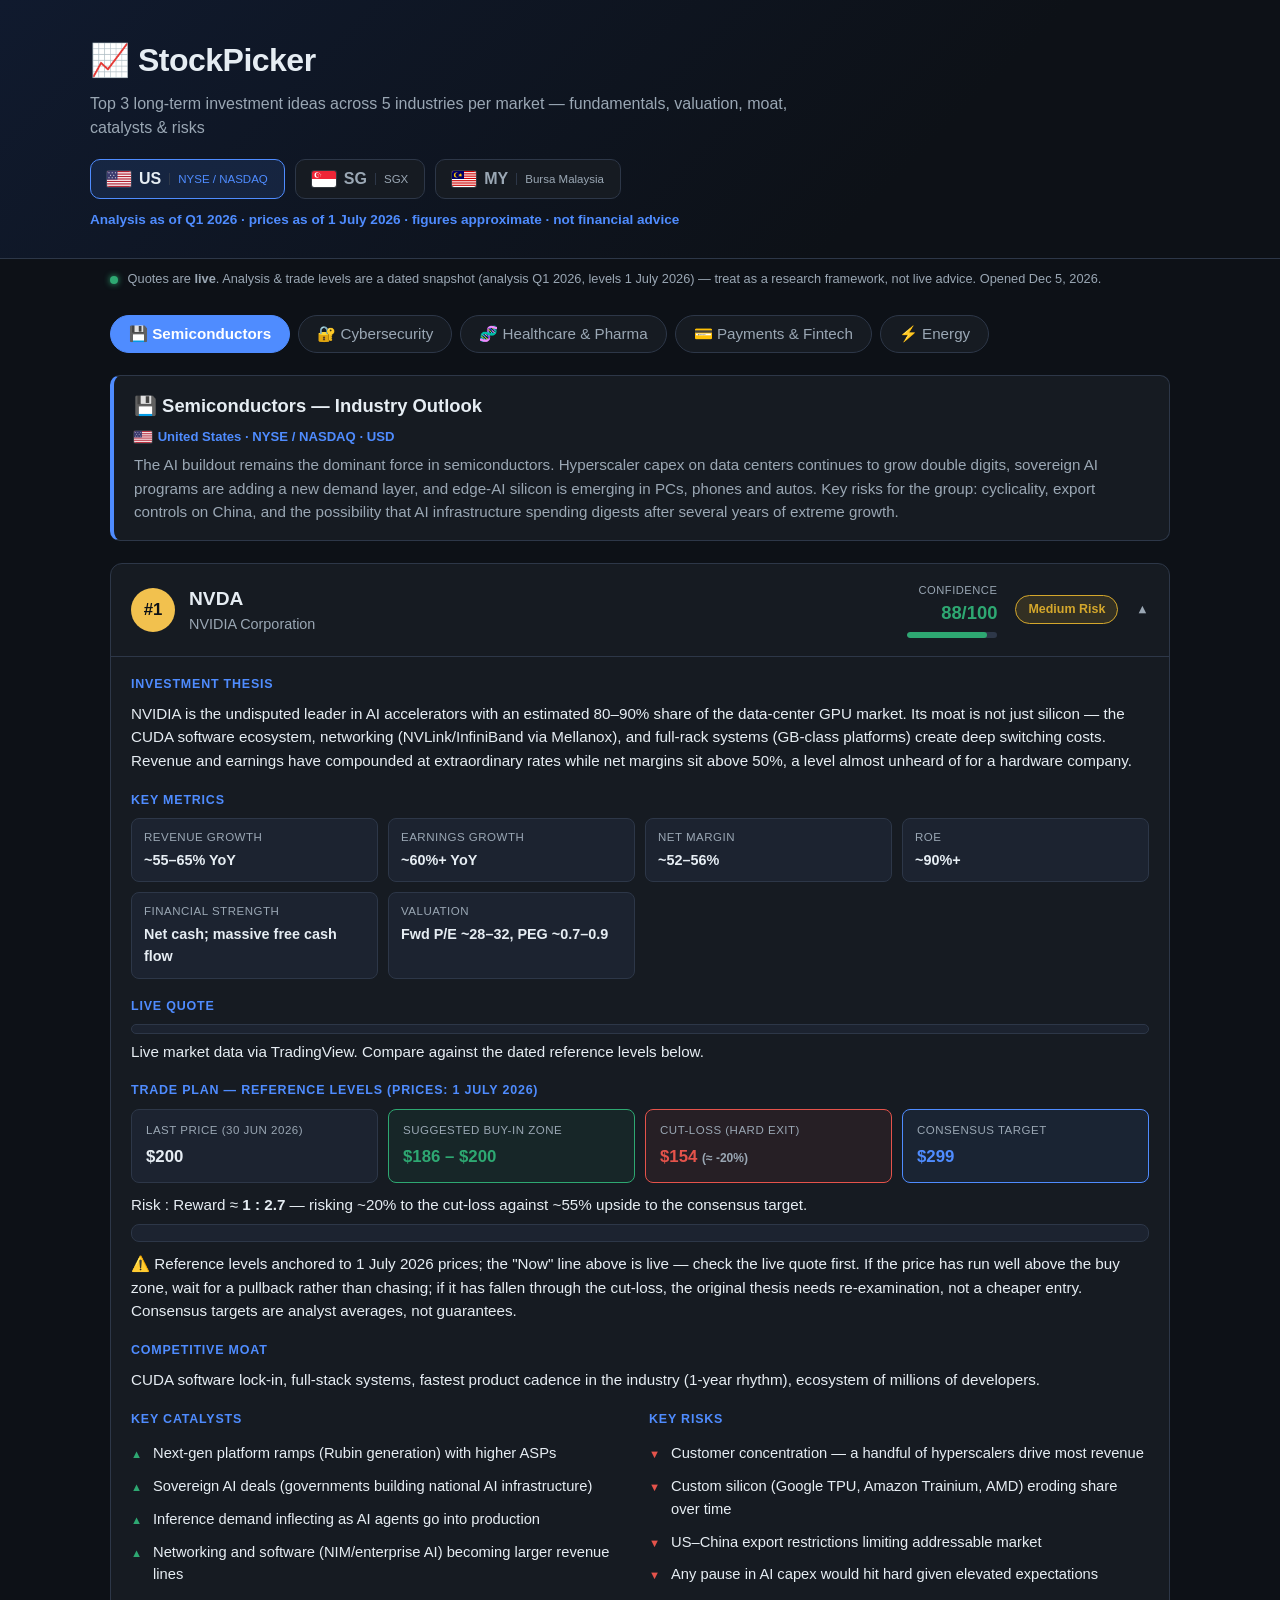
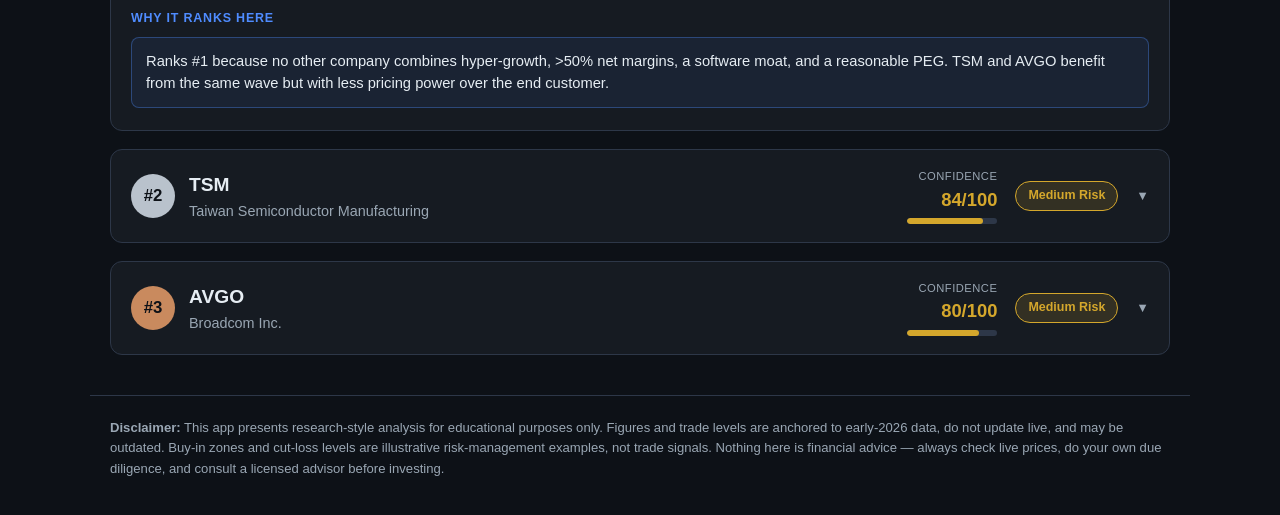
<file: index.html>
<!DOCTYPE html>
<html lang="en">
<head>
  <meta charset="UTF-8" />
  <meta name="viewport" content="width=device-width, initial-scale=1.0" />
  <title>StockPicker — Top 3 Stocks by Industry</title>
  <link rel="stylesheet" href="styles.css" />
</head>
<body>
  <header class="header">
    <div class="header-inner">
      <h1>📈 StockPicker</h1>
      <p class="tagline">Top 3 long-term investment ideas across 5 industries per market — fundamentals, valuation, moat, catalysts &amp; risks</p>
      <nav class="market-switch" id="markets" aria-label="Markets"></nav>
      <p class="asof" id="asof"></p>
    </div>
  </header>

  <div class="freshness" id="freshness"></div>

  <div class="tape" id="tape"></div>

  <nav class="tabs" id="tabs" aria-label="Industries"></nav>

  <main id="main">
    <section class="industry-outlook" id="outlook"></section>
    <section class="cards" id="cards"></section>
  </main>

  <footer class="footer">
    <p><strong>Disclaimer:</strong> This app presents research-style analysis for educational purposes only.
    Figures and trade levels are anchored to early-2026 data, do not update live, and may be outdated.
    Buy-in zones and cut-loss levels are illustrative risk-management examples, not trade signals.
    Nothing here is financial advice — always check live prices, do your own due diligence, and consult
    a licensed advisor before investing.</p>
  </footer>

  <script src="data.js"></script>
  <script src="app.js"></script>
</body>
</html>
</file>
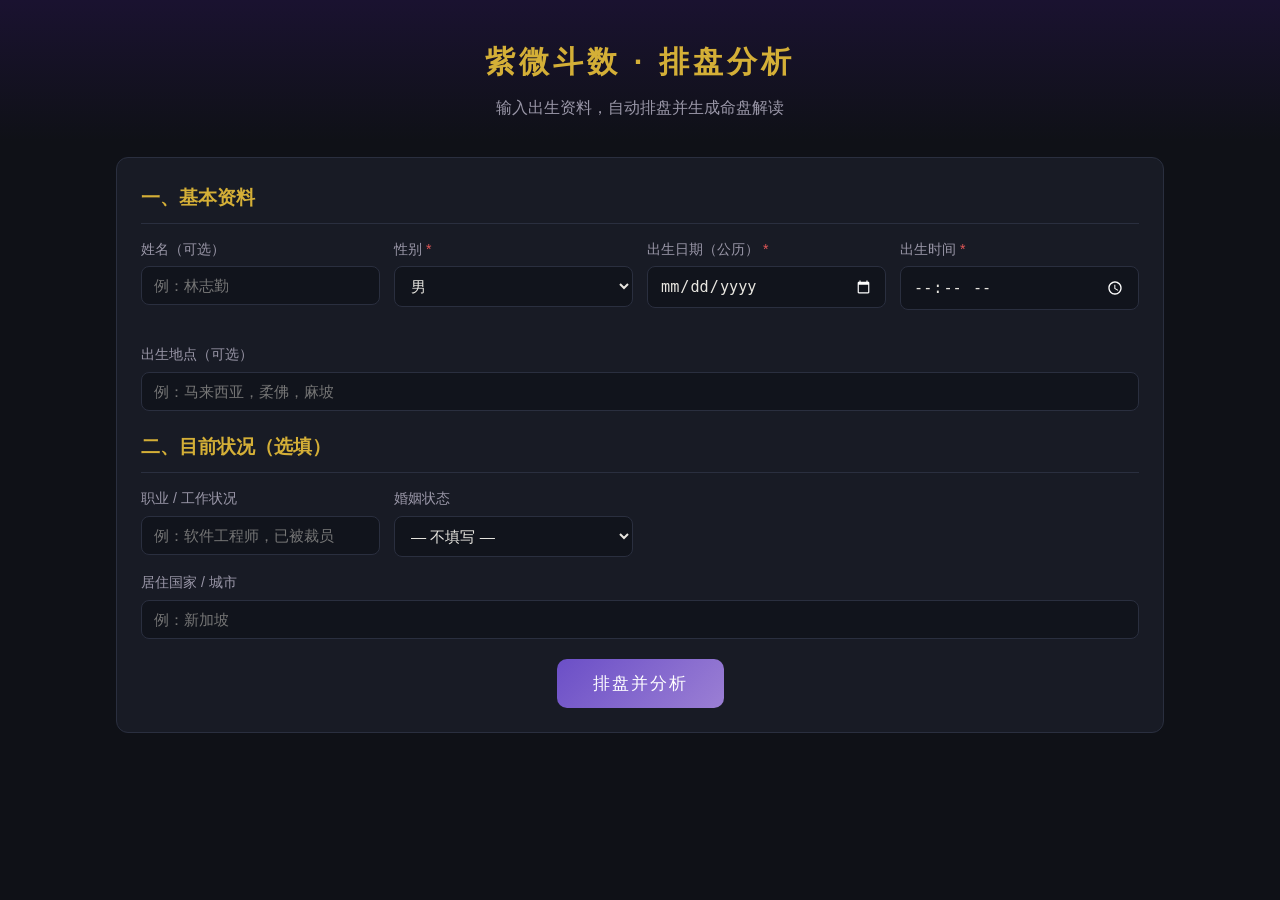
<file: ziwei/index.html>
<!DOCTYPE html>
<html lang="zh-CN">
<head>
  <meta charset="UTF-8">
  <meta name="viewport" content="width=device-width, initial-scale=1.0">
  <title>紫微斗数排盘分析</title>
  <link rel="stylesheet" href="styles.css">
</head>
<body>
  <header class="header">
    <h1>紫微斗数 · 排盘分析</h1>
    <p class="subtitle">输入出生资料，自动排盘并生成命盘解读</p>
  </header>

  <main class="container">
    <!-- 输入表单 -->
    <section class="card form-card" id="form-card">
      <h2>一、基本资料</h2>
      <form id="birth-form">
        <div class="form-grid">
          <div class="form-field">
            <label for="name">姓名（可选）</label>
            <input type="text" id="name" placeholder="例：林志勤">
          </div>
          <div class="form-field">
            <label for="gender">性别 <span class="required">*</span></label>
            <select id="gender" required>
              <option value="male">男</option>
              <option value="female">女</option>
            </select>
          </div>
          <div class="form-field">
            <label for="birth-date">出生日期（公历） <span class="required">*</span></label>
            <input type="date" id="birth-date" required min="1900-01-01" max="2100-12-31">
          </div>
          <div class="form-field">
            <label for="birth-time">出生时间 <span class="required">*</span></label>
            <input type="time" id="birth-time" required>
            <small id="shichen-hint" class="hint"></small>
          </div>
          <div class="form-field form-field-wide">
            <label for="birth-place">出生地点（可选）</label>
            <input type="text" id="birth-place" placeholder="例：马来西亚，柔佛，麻坡">
          </div>
        </div>

        <h2>二、目前状况（选填）</h2>
        <div class="form-grid">
          <div class="form-field">
            <label for="occupation">职业 / 工作状况</label>
            <input type="text" id="occupation" placeholder="例：软件工程师，已被裁员">
          </div>
          <div class="form-field">
            <label for="marriage">婚姻状态</label>
            <select id="marriage">
              <option value="">— 不填写 —</option>
              <option value="single">未婚</option>
              <option value="married">已婚</option>
              <option value="divorced">离异</option>
              <option value="widowed">丧偶</option>
            </select>
          </div>
          <div class="form-field form-field-wide">
            <label for="residence">居住国家 / 城市</label>
            <input type="text" id="residence" placeholder="例：新加坡">
          </div>
        </div>

        <button type="submit" class="btn-primary">排盘并分析</button>
      </form>
    </section>

    <!-- 结果区域 -->
    <section id="result" class="hidden">
      <!-- 基本盘面信息 -->
      <div class="card" id="basic-info-card">
        <h2>命盘基本信息</h2>
        <div id="basic-info" class="basic-info-grid"></div>
      </div>

      <!-- 十二宫命盘 -->
      <div class="card">
        <h2>十二宫命盘</h2>
        <div id="chart" class="chart-grid"></div>
        <p class="legend">
          <span class="tag tag-major">主星</span>
          <span class="tag tag-lucky">六吉星</span>
          <span class="tag tag-unlucky">六煞星</span>
          <span class="tag tag-lu">化禄</span>
          <span class="tag tag-quan">化权</span>
          <span class="tag tag-ke">化科</span>
          <span class="tag tag-ji">化忌</span>
          <span class="tag tag-borrow">借对宫</span>
        </p>
      </div>

      <!-- 文字分析 -->
      <div class="card">
        <h2>命盘解读</h2>
        <div id="analysis"></div>
      </div>

      <!-- 大限流年 -->
      <div class="card">
        <h2>大限与流年</h2>
        <div id="horoscope"></div>
      </div>

      <!-- 结合现状 -->
      <div class="card hidden" id="situation-card">
        <h2>结合目前状况</h2>
        <div id="situation"></div>
      </div>

      <p class="disclaimer">
        ⚠️ 本工具基于传统紫微斗数三合派排盘规则自动生成解读，内容仅供参考与娱乐，
        不构成任何医疗、法律、投资或人生决策建议。命运掌握在自己手中。
      </p>
    </section>
  </main>

  <script src="iztro.min.js"></script>
  <script src="interpretations.js"></script>
  <script src="app.js"></script>
</body>
</html>
</file>
<file: styles.css>
:root {
  --bg: #0d1117;
  --surface: #161b22;
  --surface-2: #1c2330;
  --border: #2d3748;
  --text: #e6edf3;
  --muted: #9aa7b4;
  --accent: #4f8cff;
  --green: #2ea872;
  --amber: #d4a72c;
  --red: #e5534b;
  --gold: #f2c14e;
  --silver: #b9c2cc;
  --bronze: #c98a5e;
}

* { box-sizing: border-box; margin: 0; padding: 0; }

body {
  background: var(--bg);
  color: var(--text);
  font-family: -apple-system, BlinkMacSystemFont, "Segoe UI", Roboto, Helvetica, Arial, sans-serif;
  line-height: 1.55;
}

.header {
  background: linear-gradient(135deg, #101a2e 0%, #0d1117 70%);
  border-bottom: 1px solid var(--border);
  padding: 36px 20px 28px;
}
.header-inner { max-width: 1100px; margin: 0 auto; }
.header h1 { font-size: 2rem; letter-spacing: -0.5px; }
.tagline { color: var(--muted); margin-top: 6px; max-width: 720px; }
.asof { color: var(--accent); font-size: 0.85rem; margin-top: 10px; font-weight: 600; }

.market-switch { display: flex; gap: 10px; margin-top: 18px; flex-wrap: wrap; }
.market-btn {
  display: flex;
  align-items: center;
  gap: 8px;
  background: var(--surface);
  border: 1px solid var(--border);
  color: var(--muted);
  border-radius: 10px;
  padding: 10px 16px;
  font-size: 1rem;
  font-weight: 700;
  cursor: pointer;
  transition: all 0.15s ease;
}
.flag { display: inline-flex; align-items: center; }
.flag svg { width: 24px; height: 16px; border-radius: 2px; display: block; box-shadow: 0 0 0 1px rgba(255,255,255,0.12); }
.flag-inline svg { width: 18px; height: 12px; vertical-align: -1px; }
.flag-inline { vertical-align: middle; margin-right: 2px; }
.market-btn .exchange {
  font-size: 0.72rem;
  font-weight: 500;
  color: var(--muted);
  border-left: 1px solid var(--border);
  padding-left: 8px;
}
.market-btn:hover { color: var(--text); border-color: var(--accent); }
.market-btn.active {
  background: rgba(79,140,255,0.12);
  border-color: var(--accent);
  color: var(--text);
}
.market-btn.active .exchange { color: var(--accent); }

.market-context { color: var(--accent); font-size: 0.82rem; font-weight: 600; margin-bottom: 6px; }

.tape {
  max-width: 1100px;
  margin: 0 auto;
  padding: 8px 20px 0;
  min-height: 0;
}
.tv-slot { border: 1px solid var(--border); border-radius: 8px; background: var(--surface-2); padding: 4px; }
.tv-note { font-size: 0.75rem; color: var(--muted); margin-top: 6px; }

.yq { display: flex; align-items: baseline; gap: 12px; flex-wrap: wrap; padding: 10px 12px; }
.yq-price { font-size: 1.4rem; font-weight: 800; }
.yq-cur { font-size: 0.8rem; font-weight: 600; color: var(--muted); }
.yq-loading { color: var(--muted); font-size: 0.9rem; }
.yq-meta { font-size: 0.78rem; color: var(--muted); }
.yq-meta a { color: var(--accent); }
.up { color: var(--green); font-weight: 700; }
.down { color: var(--red); font-weight: 700; }

.tape-scroll {
  overflow: hidden;
  border: 1px solid var(--border);
  border-radius: 8px;
  background: var(--surface);
  padding: 6px 0;
  -webkit-mask-image: linear-gradient(to right, transparent, #000 4%, #000 96%, transparent);
  mask-image: linear-gradient(to right, transparent, #000 4%, #000 96%, transparent);
}
.tape-track {
  display: flex;
  width: max-content;
  animation: tape-scroll 45s linear infinite;
}
.tape-scroll:hover .tape-track { animation-play-state: paused; }
@keyframes tape-scroll {
  from { transform: translateX(0); }
  to { transform: translateX(-50%); }
}
@media (prefers-reduced-motion: reduce) {
  .tape-track { animation: none; flex-wrap: wrap; width: auto; }
}
.chip {
  display: inline-flex;
  gap: 6px;
  align-items: baseline;
  white-space: nowrap;
  padding: 2px 14px;
  margin-right: 4px;
  border-right: 1px solid var(--border);
  font-size: 0.82rem;
  color: var(--text);
  text-decoration: none;
}
.chip:hover strong { color: var(--accent); }
.chip-q { color: var(--muted); }

.tabs {
  display: flex;
  flex-wrap: wrap;
  gap: 8px;
  max-width: 1100px;
  margin: 0 auto;
  padding: 18px 20px 0;
  position: sticky;
  top: 0;
  background: var(--bg);
  z-index: 10;
}
.tab {
  background: var(--surface);
  border: 1px solid var(--border);
  color: var(--muted);
  border-radius: 999px;
  padding: 9px 18px;
  font-size: 0.95rem;
  cursor: pointer;
  transition: all 0.15s ease;
}
.tab:hover { color: var(--text); border-color: var(--accent); }
.tab.active {
  background: var(--accent);
  border-color: var(--accent);
  color: #fff;
  font-weight: 600;
}

main { max-width: 1100px; margin: 0 auto; padding: 22px 20px 40px; }

.industry-outlook {
  background: var(--surface);
  border: 1px solid var(--border);
  border-left: 4px solid var(--accent);
  border-radius: 10px;
  padding: 16px 20px;
  margin-bottom: 22px;
  color: var(--muted);
  font-size: 0.95rem;
}
.industry-outlook h2 { color: var(--text); font-size: 1.15rem; margin-bottom: 6px; }

.cards { display: flex; flex-direction: column; gap: 18px; }

.card {
  background: var(--surface);
  border: 1px solid var(--border);
  border-radius: 12px;
  overflow: hidden;
}
.card-head {
  display: flex;
  align-items: center;
  gap: 14px;
  padding: 18px 20px;
  cursor: pointer;
  user-select: none;
}
.card-head:hover { background: var(--surface-2); }

.rank-badge {
  flex-shrink: 0;
  width: 44px;
  height: 44px;
  border-radius: 50%;
  display: flex;
  align-items: center;
  justify-content: center;
  font-weight: 800;
  font-size: 1.05rem;
  color: #0d1117;
}
.rank-1 { background: var(--gold); }
.rank-2 { background: var(--silver); }
.rank-3 { background: var(--bronze); }

.card-title { flex: 1; min-width: 0; }
.card-title .ticker { font-size: 1.2rem; font-weight: 700; }
.card-title .name { color: var(--muted); font-size: 0.9rem; }

.card-meta { display: flex; align-items: center; gap: 18px; flex-shrink: 0; }

.confidence { text-align: right; }
.confidence .label { font-size: 0.7rem; color: var(--muted); text-transform: uppercase; letter-spacing: 0.5px; }
.confidence .value { font-weight: 800; font-size: 1.15rem; }
.conf-bar { width: 90px; height: 6px; background: var(--border); border-radius: 3px; margin-top: 4px; overflow: hidden; }
.conf-fill { height: 100%; border-radius: 3px; background: var(--green); }

.risk-pill {
  padding: 4px 12px;
  border-radius: 999px;
  font-size: 0.78rem;
  font-weight: 700;
  white-space: nowrap;
}
.risk-low { background: rgba(46,168,114,0.15); color: var(--green); border: 1px solid var(--green); }
.risk-medium { background: rgba(212,167,44,0.15); color: var(--amber); border: 1px solid var(--amber); }
.risk-high { background: rgba(229,83,75,0.15); color: var(--red); border: 1px solid var(--red); }

.chevron { color: var(--muted); transition: transform 0.2s ease; font-size: 0.8rem; }
.card.open .chevron { transform: rotate(180deg); }

.card-body { display: none; padding: 0 20px 22px; border-top: 1px solid var(--border); }
.card.open .card-body { display: block; }

.section { margin-top: 18px; }
.section h3 {
  font-size: 0.78rem;
  text-transform: uppercase;
  letter-spacing: 0.8px;
  color: var(--accent);
  margin-bottom: 8px;
}
.section p { color: var(--text); font-size: 0.95rem; }

.metrics-grid {
  display: grid;
  grid-template-columns: repeat(auto-fill, minmax(230px, 1fr));
  gap: 10px;
}
.metric {
  background: var(--surface-2);
  border: 1px solid var(--border);
  border-radius: 8px;
  padding: 10px 12px;
}
.metric .k { font-size: 0.72rem; color: var(--muted); text-transform: uppercase; letter-spacing: 0.5px; }
.metric .v { font-size: 0.9rem; font-weight: 600; margin-top: 2px; }

.two-col { display: grid; grid-template-columns: 1fr 1fr; gap: 18px; }
@media (max-width: 720px) {
  .two-col { grid-template-columns: 1fr; }
  .card-meta { gap: 10px; }
  .conf-bar { width: 60px; }
}

ul.list { list-style: none; }
ul.list li {
  font-size: 0.92rem;
  padding: 5px 0 5px 22px;
  position: relative;
  color: var(--text);
}
ul.list.catalysts li::before { content: "▲"; color: var(--green); position: absolute; left: 0; font-size: 0.7rem; top: 9px; }
ul.list.risks li::before { content: "▼"; color: var(--red); position: absolute; left: 0; font-size: 0.7rem; top: 9px; }

.trade-grid {
  display: grid;
  grid-template-columns: repeat(4, 1fr);
  gap: 10px;
}
@media (max-width: 900px) { .trade-grid { grid-template-columns: repeat(2, 1fr); } }
@media (max-width: 520px) { .trade-grid { grid-template-columns: 1fr; } }
.trade-box {
  border-radius: 8px;
  padding: 12px 14px;
  background: var(--surface-2);
  border: 1px solid var(--border);
}
.trade-box .k { font-size: 0.72rem; color: var(--muted); text-transform: uppercase; letter-spacing: 0.5px; }
.trade-box .v { font-size: 1.05rem; font-weight: 800; margin-top: 4px; }
.trade-box.buy { border-color: var(--green); background: rgba(46,168,114,0.08); }
.trade-box.buy .v { color: var(--green); }
.trade-box.stop { border-color: var(--red); background: rgba(229,83,75,0.08); }
.trade-box.stop .v { color: var(--red); }
.trade-box.target { border-color: var(--accent); background: rgba(79,140,255,0.08); }
.trade-box.target .v { color: var(--accent); }
.trade-box .pct { font-size: 0.75rem; font-weight: 600; color: var(--muted); }
.rr-line { font-size: 0.9rem; margin-top: 10px; color: var(--text); }
.rr-line.rr-bad { color: var(--amber); font-weight: 600; }

.live-status {
  font-size: 0.9rem;
  margin-top: 8px;
  padding: 8px 12px;
  background: var(--surface-2);
  border: 1px solid var(--border);
  border-radius: 8px;
  color: var(--text);
}
.ls-loading { color: var(--muted); }
.ls-now { font-weight: 700; }
.ls-dot {
  display: inline-block;
  width: 9px; height: 9px;
  border-radius: 50%;
  margin-right: 7px;
  vertical-align: middle;
}
.ls-green { background: var(--green); box-shadow: 0 0 6px var(--green); }
.ls-amber { background: var(--amber); box-shadow: 0 0 6px var(--amber); }
.ls-blue { background: var(--accent); box-shadow: 0 0 6px var(--accent); }
.ls-red { background: var(--red); box-shadow: 0 0 6px var(--red); }
.warn { color: var(--amber); font-weight: 700; }

.zone-badge {
  display: inline-flex;
  align-items: center;
  gap: 5px;
  font-size: 0.72rem;
  font-weight: 600;
  color: var(--muted);
  white-space: nowrap;
}
.zone-badge:empty { display: none; }
@media (max-width: 640px) { .zone-badge { display: none; } }

.freshness {
  max-width: 1100px;
  margin: 0 auto;
  padding: 10px 20px 0;
  font-size: 0.8rem;
  color: var(--muted);
}
.freshness:empty { display: none; }
.fresh-dot {
  display: inline-block;
  width: 8px; height: 8px;
  border-radius: 50%;
  background: var(--green);
  box-shadow: 0 0 6px var(--green);
  margin-right: 6px;
  vertical-align: middle;
  animation: fresh-pulse 2s ease-in-out infinite;
}
@keyframes fresh-pulse { 0%,100% { opacity: 1; } 50% { opacity: 0.35; } }
@media (prefers-reduced-motion: reduce) { .fresh-dot { animation: none; } }
.trade-note { font-size: 0.8rem; color: var(--muted); margin-top: 10px; }

.why-above {
  background: rgba(79,140,255,0.08);
  border: 1px solid rgba(79,140,255,0.35);
  border-radius: 8px;
  padding: 12px 14px;
  font-size: 0.92rem;
}

.footer {
  border-top: 1px solid var(--border);
  padding: 22px 20px 36px;
  max-width: 1100px;
  margin: 0 auto;
  color: var(--muted);
  font-size: 0.82rem;
}
</file>
<file: ziwei/styles.css>
/* 紫微斗数排盘 · 样式 */
:root {
  --bg: #0f1117;
  --card: #181b25;
  --card-border: #2a2f3f;
  --text: #e8e6e0;
  --text-dim: #9a97a8;
  --gold: #d4af37;
  --gold-dim: #a8893a;
  --red: #e05656;
  --purple: #9b7fd4;
  --green: #5fb878;
  --blue: #5c9ded;
  --lu: #3eb56f;
  --quan: #c98531;
  --ke: #4f93d8;
  --ji: #d44f4f;
}

* { box-sizing: border-box; margin: 0; padding: 0; }

body {
  background: var(--bg);
  color: var(--text);
  font-family: "PingFang SC", "Hiragino Sans GB", "Microsoft YaHei", "Noto Sans CJK SC", sans-serif;
  line-height: 1.7;
}

.header {
  text-align: center;
  padding: 36px 16px 20px;
  background: linear-gradient(180deg, #1a1230 0%, var(--bg) 100%);
}
.header h1 { color: var(--gold); font-size: 1.9rem; letter-spacing: 4px; }
.subtitle { color: var(--text-dim); margin-top: 6px; }

.container { max-width: 1080px; margin: 0 auto; padding: 16px; }

.card {
  background: var(--card);
  border: 1px solid var(--card-border);
  border-radius: 12px;
  padding: 24px;
  margin-bottom: 22px;
}
.card h2 {
  color: var(--gold);
  font-size: 1.2rem;
  margin-bottom: 14px;
  padding-bottom: 8px;
  border-bottom: 1px solid var(--card-border);
}
.card h3 { color: var(--purple); margin: 20px 0 10px; font-size: 1.05rem; }
.card h3:first-child { margin-top: 0; }
.card h4 { color: var(--gold); margin: 12px 0 6px; }

.hidden { display: none; }

/* ---------- 表单 ---------- */
.form-grid {
  display: grid;
  grid-template-columns: repeat(auto-fit, minmax(220px, 1fr));
  gap: 14px;
  margin-bottom: 20px;
}
.form-field { display: flex; flex-direction: column; gap: 5px; }
.form-field-wide { grid-column: 1 / -1; }
.form-field label { color: var(--text-dim); font-size: 0.88rem; }
.required { color: var(--red); }
.form-field input, .form-field select {
  background: #11141c;
  border: 1px solid var(--card-border);
  border-radius: 8px;
  color: var(--text);
  padding: 10px 12px;
  font-size: 0.95rem;
  color-scheme: dark;
}
.form-field input:focus, .form-field select:focus {
  outline: none;
  border-color: var(--gold-dim);
}
.hint { color: var(--gold-dim); font-size: 0.8rem; min-height: 1.1em; }

.btn-primary {
  background: linear-gradient(135deg, #6b4fc7, #9b7fd4);
  color: #fff;
  border: none;
  border-radius: 10px;
  padding: 13px 36px;
  font-size: 1.05rem;
  letter-spacing: 2px;
  cursor: pointer;
  display: block;
  margin: 8px auto 0;
  transition: opacity 0.2s, transform 0.1s;
}
.btn-primary:hover { opacity: 0.9; }
.btn-primary:active { transform: scale(0.98); }

/* ---------- 基本信息 ---------- */
.basic-info-grid {
  display: grid;
  grid-template-columns: repeat(auto-fit, minmax(230px, 1fr));
  gap: 8px 20px;
}
.info-item {
  display: flex;
  justify-content: space-between;
  gap: 10px;
  padding: 7px 10px;
  background: #11141c;
  border-radius: 7px;
}
.info-key { color: var(--text-dim); font-size: 0.88rem; white-space: nowrap; }
.info-val { color: var(--gold); text-align: right; }

/* ---------- 盘面 ---------- */
.chart-grid {
  display: grid;
  grid-template-columns: repeat(4, 1fr);
  grid-template-rows: repeat(4, minmax(150px, auto));
  gap: 5px;
}
.palace-cell {
  background: #11141c;
  border: 1px solid var(--card-border);
  border-radius: 8px;
  padding: 8px 9px;
  display: flex;
  flex-direction: column;
  gap: 4px;
  font-size: 0.82rem;
  position: relative;
}
.palace-cell.current-decadal { border-color: var(--quan); box-shadow: inset 0 0 0 1px var(--quan); }
.palace-cell.current-yearly { border-color: var(--blue); }
.palace-cell.current-decadal.current-yearly {
  border-color: var(--quan);
  box-shadow: inset 0 0 0 1px var(--quan), 0 0 0 2px var(--blue);
}

.palace-header {
  display: flex;
  align-items: center;
  gap: 5px;
  border-bottom: 1px dashed var(--card-border);
  padding-bottom: 4px;
}
.palace-name { color: var(--gold); font-weight: 700; }
.palace-stem { margin-left: auto; color: var(--text-dim); font-size: 0.78rem; }

.badge {
  font-size: 0.68rem;
  padding: 0 5px;
  border-radius: 4px;
  line-height: 1.5;
}
.badge-body { background: var(--purple); color: #fff; }
.badge-decadal { background: var(--quan); color: #fff; }
.badge-yearly { background: var(--blue); color: #fff; }

.palace-stars { min-height: 1.4em; }
.star { margin-right: 4px; white-space: nowrap; }
.star-major { color: #f0d77b; font-weight: 700; font-size: 0.95rem; }
.star-borrow { color: #c9b86a; opacity: 0.75; }
.star-lucky { color: var(--green); }
.star-unlucky { color: var(--red); }
.star-adj { color: var(--text-dim); font-size: 0.74rem; }
.star-empty { color: var(--text-dim); font-style: italic; }
.brightness { color: var(--text-dim); font-size: 0.68rem; margin-left: 1px; }

.palace-footer {
  margin-top: auto;
  display: flex;
  justify-content: space-between;
  color: var(--text-dim);
  font-size: 0.74rem;
  border-top: 1px dashed var(--card-border);
  padding-top: 4px;
}
.decadal-range { color: var(--gold-dim); }

.palace-center {
  grid-row: 2 / 4;
  grid-column: 2 / 4;
  background: radial-gradient(circle at center, #1d1535 0%, #11141c 75%);
  border: 1px solid var(--gold-dim);
  border-radius: 8px;
  display: flex;
  flex-direction: column;
  align-items: center;
  justify-content: center;
  gap: 6px;
  text-align: center;
  padding: 12px;
}
.center-title { color: var(--gold); font-size: 1.3rem; letter-spacing: 6px; }
.center-line { color: var(--text); font-size: 0.92rem; }
.center-note { color: var(--text-dim); font-size: 0.75rem; margin-top: 6px; }

/* ---------- 标签 ---------- */
.tag {
  display: inline-block;
  font-size: 0.7rem;
  padding: 0 6px;
  border-radius: 4px;
  margin: 0 3px 2px 0;
  line-height: 1.6;
  color: #fff;
  vertical-align: middle;
}
.tag-major { background: #6e5a16; }
.tag-lucky { background: var(--green); }
.tag-unlucky { background: var(--red); }
.tag-lu { background: var(--lu); }
.tag-quan { background: var(--quan); }
.tag-ke { background: var(--ke); }
.tag-ji { background: var(--ji); }
.tag-borrow { background: #555c70; }

.legend { margin-top: 12px; color: var(--text-dim); font-size: 0.85rem; }

/* ---------- 解读区 ---------- */
#analysis p, #horoscope p, #situation p { margin-bottom: 10px; }

.soul-star {
  background: #11141c;
  border-left: 3px solid var(--gold-dim);
  border-radius: 0 8px 8px 0;
  padding: 12px 16px;
  margin: 10px 0;
}
.soul-star h4 { margin-top: 0; }
.star-kw { color: var(--purple); font-size: 0.82rem; font-weight: 400; margin-left: 8px; }
.brightness-note { color: var(--text-dim); font-size: 0.88rem; }
.combo-note { color: var(--gold-dim); }

.palace-section {
  background: #11141c;
  border-radius: 8px;
  padding: 12px 16px;
  margin: 10px 0;
}
.palace-sub { color: var(--text-dim); font-size: 0.8rem; font-weight: 400; margin-left: 8px; }
.star-reading { padding-left: 4px; }
.star-label {
  display: inline-block;
  background: #2a2440;
  color: #f0d77b;
  border-radius: 4px;
  padding: 0 7px;
  margin-right: 7px;
  font-size: 0.85rem;
}
.minor-note { font-size: 0.88rem; }
.lucky-note { color: var(--green); }
.unlucky-note { color: #d98a8a; }

.rest-list { padding-left: 20px; }
.rest-list li { margin-bottom: 6px; }

.sihua-item { padding: 4px 0; }

/* ---------- 大限流年深度分析 ---------- */
.horo-overview {
  background: #11141c;
  border-left: 3px solid var(--purple);
  border-radius: 0 8px 8px 0;
  padding: 12px 16px;
  margin: 10px 0 16px;
}
.horo-overview p { margin-bottom: 6px; }
.horo-overview p:last-child { margin-bottom: 0; }

.horo-sub {
  color: var(--text-dim);
  font-size: 0.92rem;
  font-weight: 600;
  margin: 18px 0 8px;
  padding-bottom: 4px;
  border-bottom: 1px dashed var(--card-border);
  letter-spacing: 1px;
}

/* 大限三方表格 */
.horo-table {
  width: 100%;
  border-collapse: collapse;
  font-size: 0.85rem;
  margin-bottom: 4px;
}
.horo-table th {
  background: #11141c;
  color: var(--text-dim);
  padding: 7px 10px;
  text-align: left;
  font-weight: 600;
  border-bottom: 1px solid var(--card-border);
}
.horo-table td {
  padding: 7px 10px;
  border-bottom: 1px solid #1e2130;
  vertical-align: middle;
}
.horo-table tr:last-child td { border-bottom: none; }
.horo-table tr:hover td { background: #13172080; }
.text-dim { color: var(--text-dim); font-size: 0.82rem; }

/* 四化行 */
.sihua-block { display: flex; flex-direction: column; gap: 8px; }
.sihua-month { opacity: 0.85; }

.sihua-row {
  display: flex;
  align-items: flex-start;
  gap: 8px;
  padding: 9px 12px;
  background: #11141c;
  border-radius: 7px;
  flex-wrap: wrap;
}
.sihua-row .tag { flex-shrink: 0; align-self: center; }
.sihua-arrow { color: var(--text-dim); flex-shrink: 0; align-self: center; }
.sihua-dest { flex-shrink: 0; align-self: center; }
.sihua-role {
  display: inline-block;
  font-size: 0.74rem;
  color: var(--text-dim);
  background: #1e2130;
  border-radius: 4px;
  padding: 0 5px;
  margin-left: 5px;
}
.sihua-desc { color: var(--text); font-size: 0.88rem; flex: 1; min-width: 180px; }

/* 叠化徽章 */
.overlap-badge {
  display: inline-block;
  font-size: 0.72rem;
  padding: 2px 8px;
  border-radius: 10px;
  align-self: center;
  white-space: nowrap;
  font-weight: 600;
}
.overlap-good  { background: #1d3a26; color: var(--green); border: 1px solid #2e6040; }
.overlap-bad   { background: #3a1d1d; color: #ff8080;      border: 1px solid #6e3030; }
.overlap-mixed { background: #3a2e1d; color: #e0a05a;      border: 1px solid #6e5030; }
.overlap-info  { background: #1d2a3a; color: var(--blue);  border: 1px solid #30506e; }

/* 大限总评 / 今年建议 */
.horo-summary {
  background: #11141c;
  border-left: 3px solid var(--gold-dim);
  border-radius: 0 8px 8px 0;
  padding: 12px 16px;
  margin: 14px 0 0;
}
.horo-summary p { margin-bottom: 0; }

.horo-tips {
  background: #0f1520;
  border: 1px solid var(--card-border);
  border-radius: 8px;
  padding: 14px 18px;
  margin-top: 16px;
}
.horo-tips ul { padding-left: 4px; list-style: none; }
.horo-tips li { padding: 5px 0; font-size: 0.92rem; }

/* 域运卡片 */
.domain-grid {
  display: grid;
  grid-template-columns: repeat(3, 1fr);
  gap: 10px;
  margin: 10px 0;
}

.domain-card {
  background: #11141c;
  border-radius: 9px;
  padding: 12px 13px;
  border-left: 4px solid var(--card-border);
  display: flex;
  flex-direction: column;
  gap: 5px;
  font-size: 0.84rem;
}
.domain-good    { border-left-color: var(--green); }
.domain-caution { border-left-color: var(--red); }
.domain-mixed   { border-left-color: var(--quan); }
.domain-neutral { border-left-color: var(--text-dim); }

.domain-head {
  display: flex;
  align-items: center;
  gap: 6px;
}
.domain-icon { font-size: 1.1rem; }
.domain-title { font-weight: 700; color: var(--text); }
.domain-tone {
  margin-left: auto;
  font-size: 0.78rem;
  font-weight: 700;
  padding: 1px 8px;
  border-radius: 10px;
}
.domain-good    .domain-tone { background: #1d3a26; color: var(--green); }
.domain-caution .domain-tone { background: #3a1d1d; color: #ff8080; }
.domain-mixed   .domain-tone { background: #3a2e1d; color: #e0a05a; }
.domain-neutral .domain-tone { background: #1e2130; color: var(--text-dim); }

.domain-palace-row { color: var(--text-dim); font-size: 0.78rem; }
.domain-stars { color: var(--gold-dim); font-size: 0.82rem; min-height: 1.2em; }
.domain-effects { display: flex; flex-wrap: wrap; gap: 4px; }
.domain-note { color: var(--text); font-size: 0.82rem; line-height: 1.5; border-top: 1px dashed var(--card-border); padding-top: 5px; }
.tag-xs { font-size: 0.65rem; padding: 0 4px; }

/* 叠化交会 */
.overlap-section { display: flex; flex-direction: column; gap: 8px; }
.overlap-item {
  background: #11141c;
  border-radius: 7px;
  padding: 10px 14px;
  font-size: 0.88rem;
  display: flex;
  gap: 10px;
  align-items: flex-start;
  flex-wrap: wrap;
}
.overlap-item .overlap-badge { flex-shrink: 0; }

/* 响应式 - 域运卡片 */
@media (max-width: 720px) {
  .domain-grid { grid-template-columns: repeat(2, 1fr); }
}
@media (max-width: 500px) {
  .domain-grid { grid-template-columns: 1fr; }
  .horo-table { font-size: 0.78rem; }
  .horo-table th, .horo-table td { padding: 5px 7px; }
}

.disclaimer {
  color: var(--text-dim);
  font-size: 0.82rem;
  text-align: center;
  padding: 10px 20px 40px;
}

/* ---------- 响应式 ---------- */
@media (max-width: 720px) {
  .chart-grid {
    grid-template-columns: repeat(2, 1fr);
    grid-template-rows: none;
  }
  .palace-cell { grid-row: auto !important; grid-column: auto !important; }
  .palace-center { grid-row: auto; grid-column: 1 / -1; min-height: 120px; }
}
</file>
